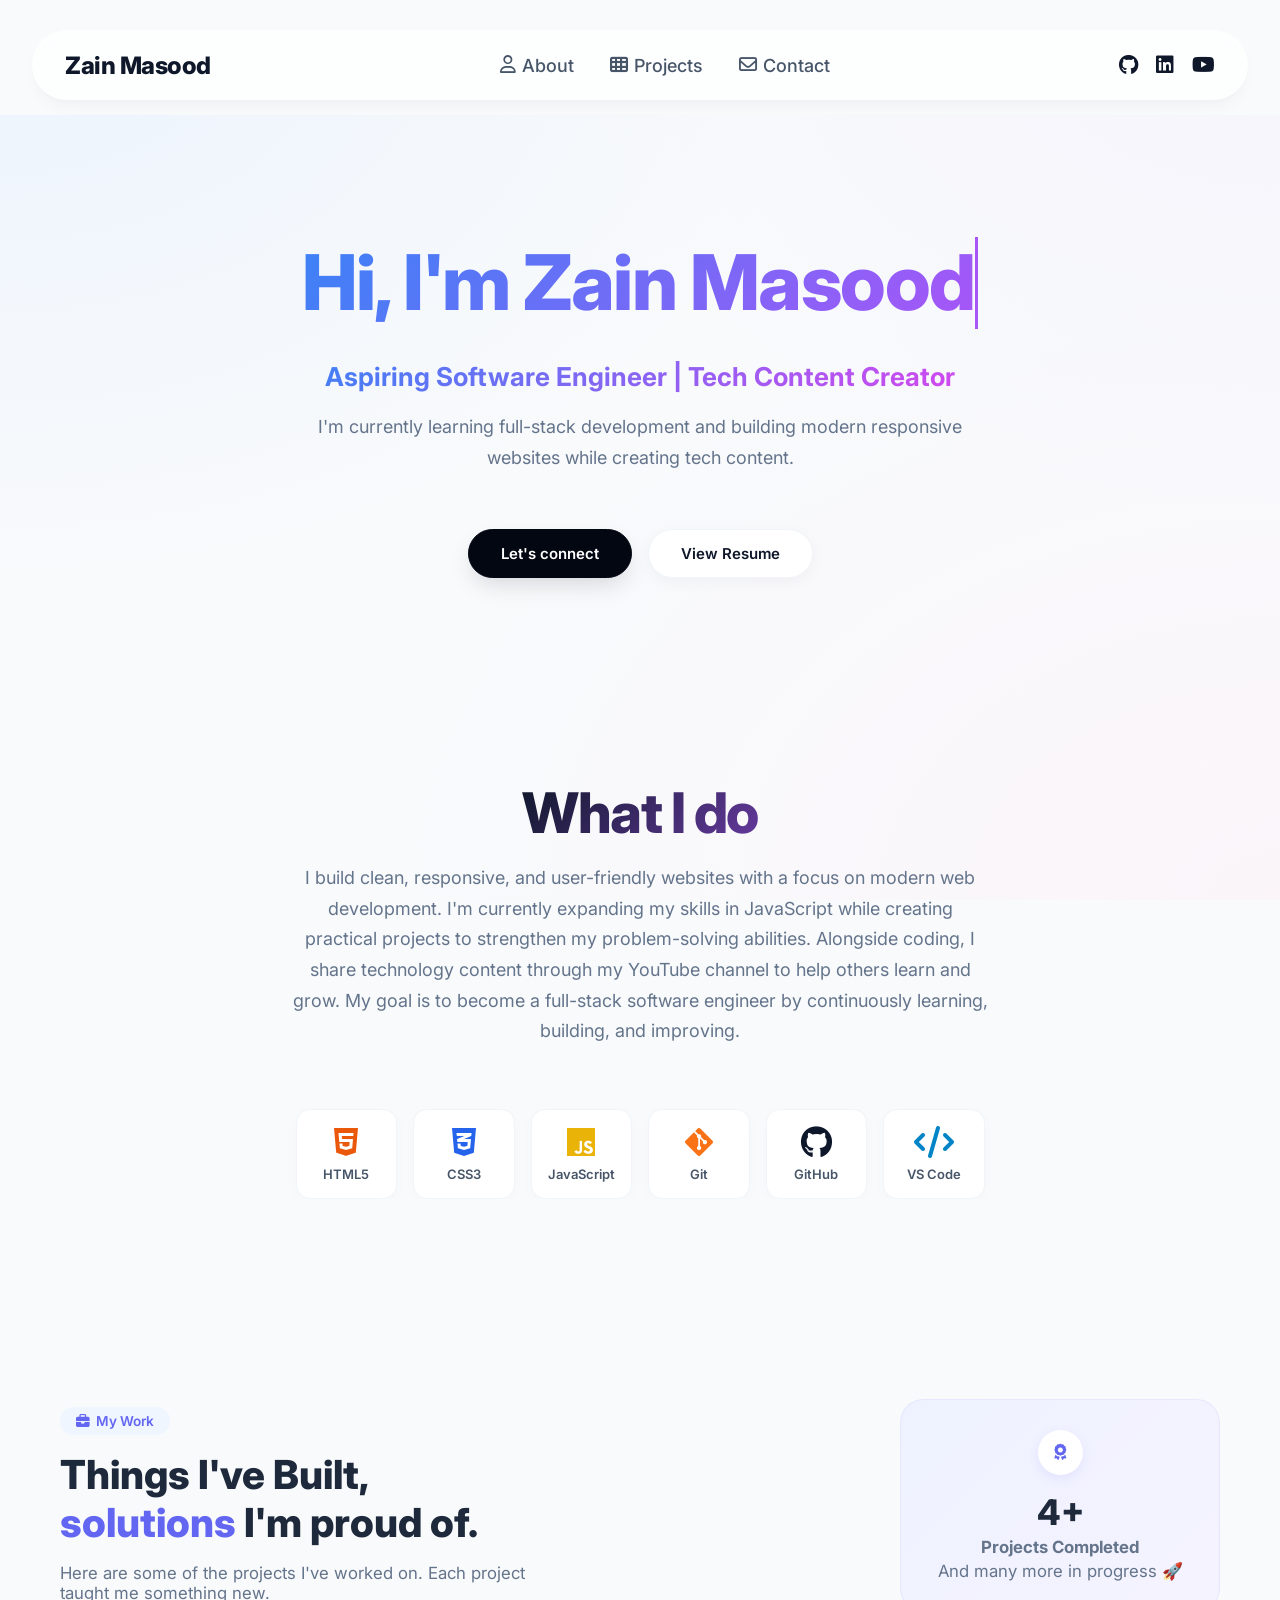
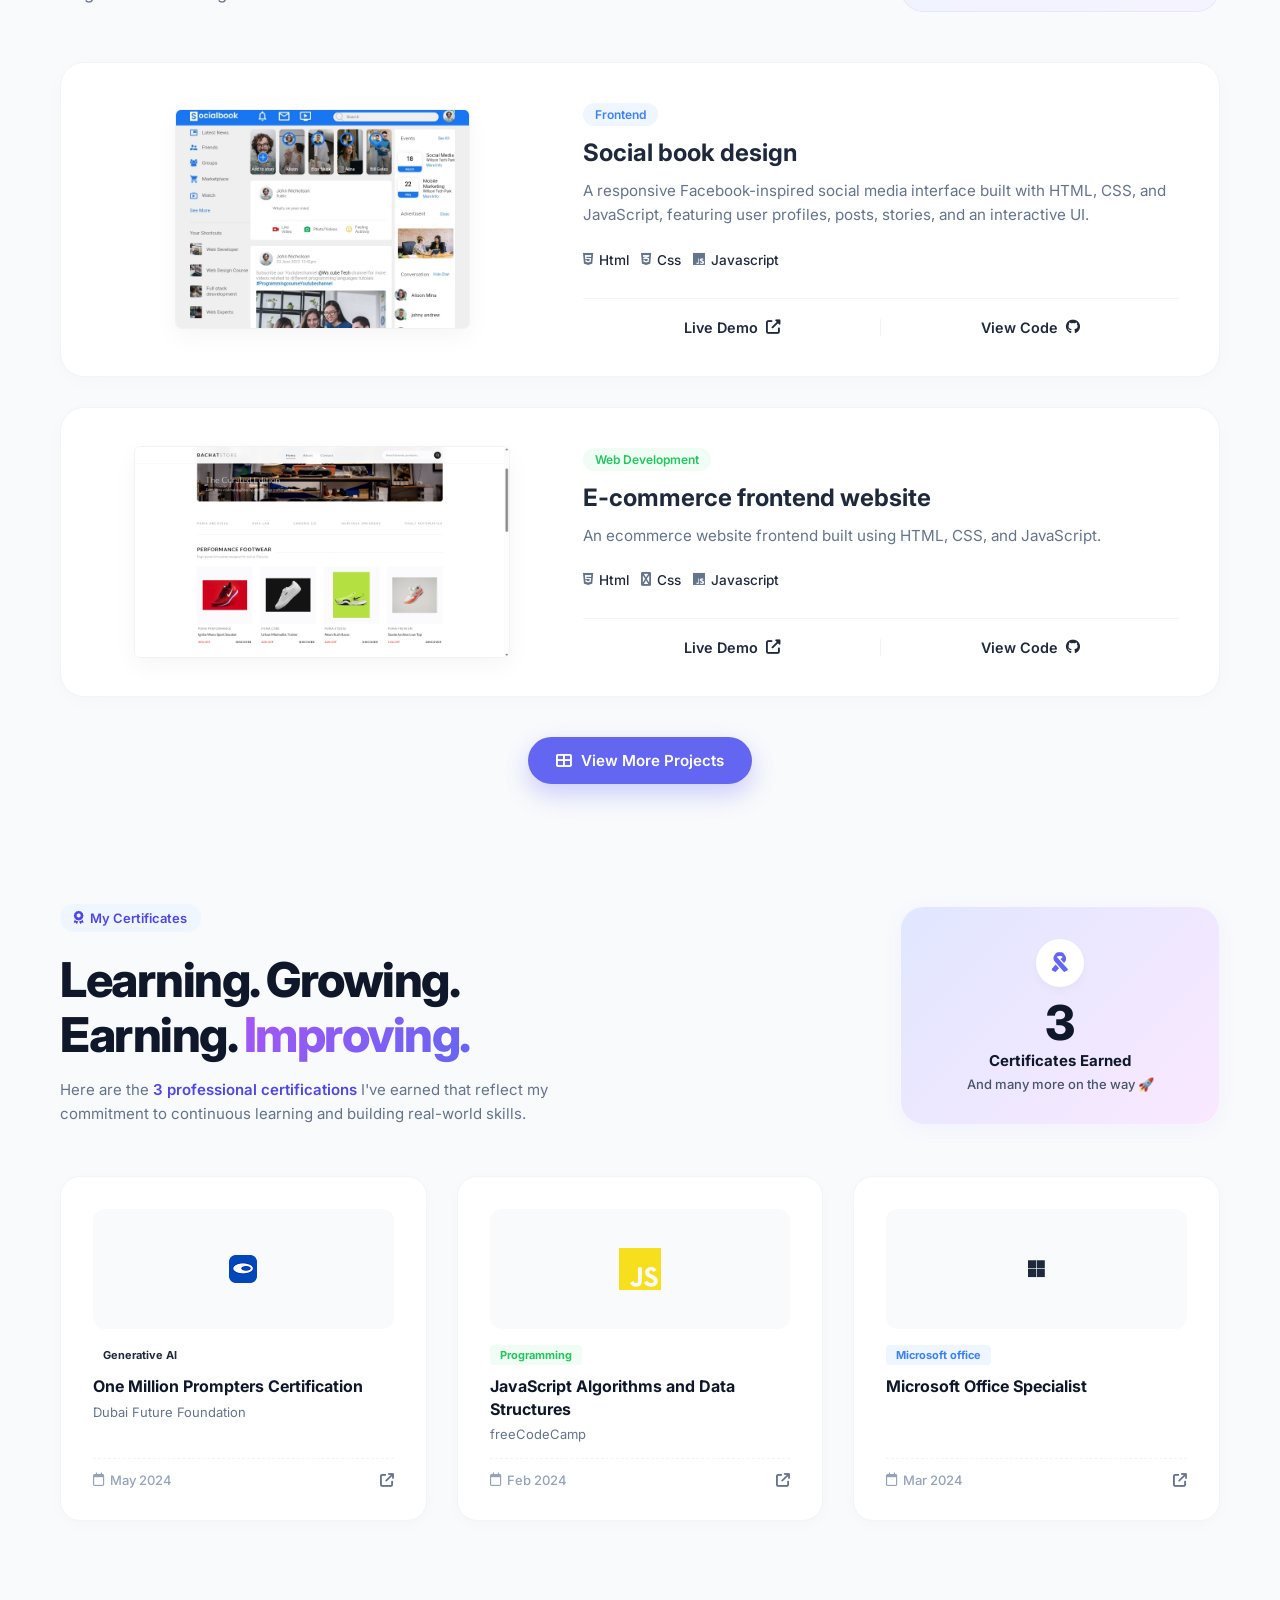
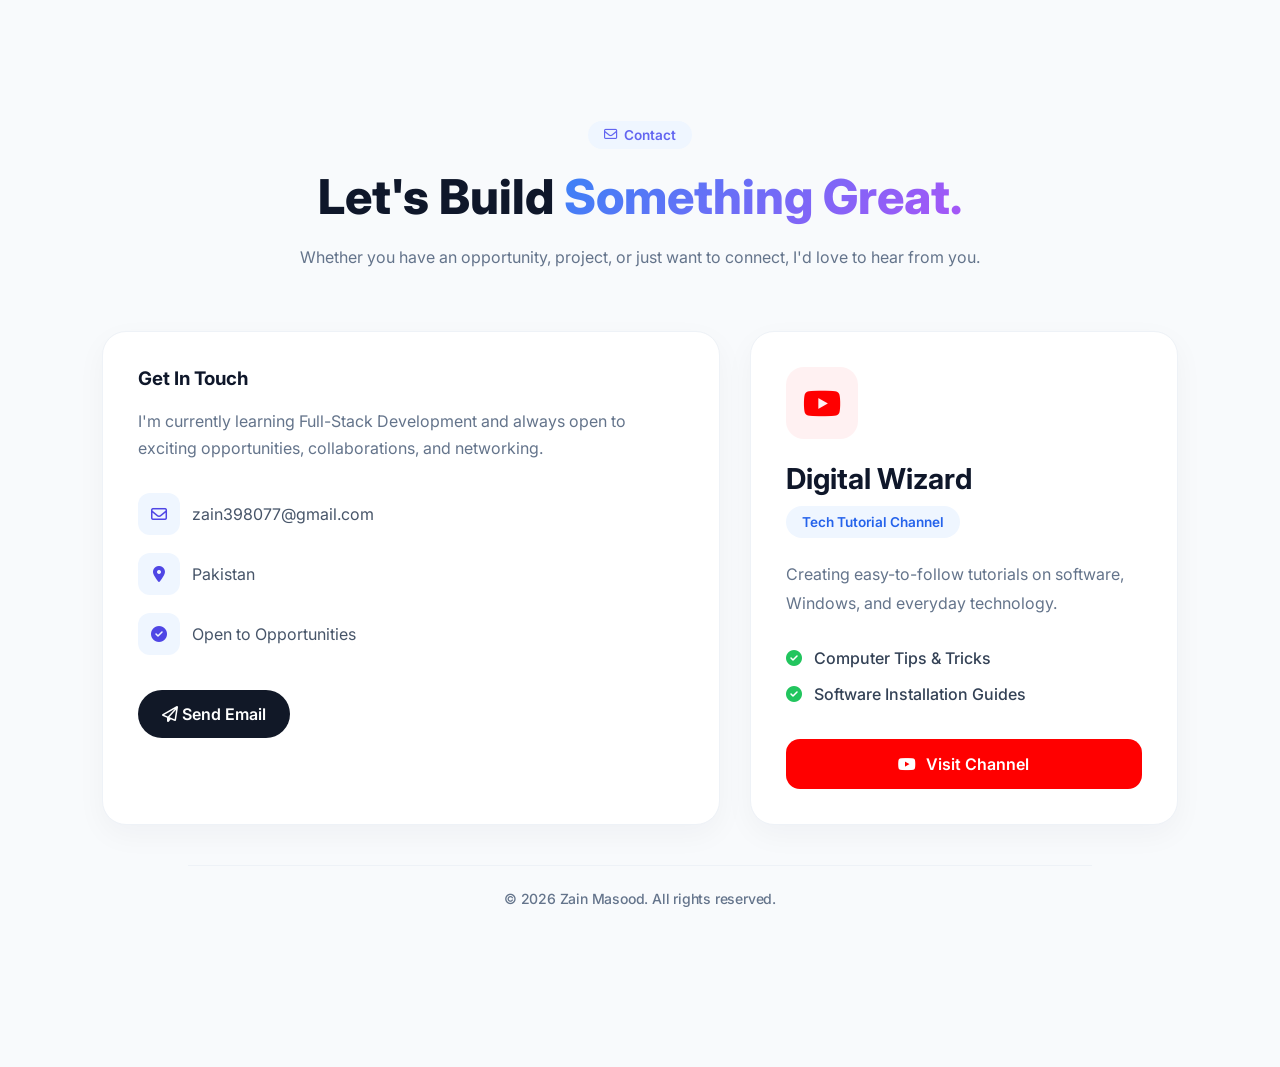
<file: index.html>
<!DOCTYPE html>
<html lang="en">

<head>
    <meta charset="UTF-8">
    <meta name="viewport" content="width=device-width, initial-scale=1.0">
    <link rel="stylesheet" href="style.css">
    <link rel="stylesheet" href="responsive.css">

    <link rel="stylesheet" href="https://cdnjs.cloudflare.com/ajax/libs/font-awesome/6.5.1/css/all.min.css">

    <link rel="preconnect" href="https://fonts.googleapis.com">
    <link rel="preconnect" href="https://fonts.gstatic.com" crossorigin>
    <link href="https://fonts.googleapis.com/css2?family=Inter:wght@400;500;600;700;800&display=swap" rel="stylesheet">
    <script src="https://fontawesome.com" crossorigin="anonymous"></script>
   

    <title>Zain Masood - Aspiring Software Engineer</title>
    <meta name="description" content="Zain Masood is a Software Engineering student and Frontend Developer specializing in HTML, CSS, JavaScript, React, responsive web development, and modern UI/UX. Explore projects, technical skills, certifications, and professional portfolio.">
    <meta name="keywords" content="software engineer portfolio, frontend developer portfolio, web developer portfolio, JavaScript developer, React developer, HTML CSS JavaScript, responsive web design, UI developer, software engineering student, portfolio website, GitHub portfolio, React portfolio, frontend engineer, web development projects, JavaScript projects, modern portfolio, Zain Masood">
    <meta name="author" content="Zain Masood">
    <meta name="robots" content="index, follow">
    <link rel="canonical" href="https://zainmasood.vercel.app/">
    <link rel="icon" type="image/png" href="images/favicon.png">

    <meta property="og:title" content="Zain Masood | Software Engineer | Tech Content Creator">
    
    <meta property="og:description"       content="Software Engineering student specializing in modern web development, JavaScript, React, responsive websites, and UI development.">
    <meta property="og:site_name" content="Zain Masood Portfolio">
    <meta property="og:type" content="website">
    
    <meta property="og:url" content="https://zainmasood.vercel.app/">
    <meta property="og:image" content="https://zainmasood.vercel.app/images/preview.png">
</head>

<body>
    <div class="navbar-wrapper">
      <div class="menu-backdrop"></div>
        <div class="navbar">
            <a href="#hero">
                <h2 class="nav-logo">Zain Masood</h2>
            </a>

            <ul class="nav-links">
                <li><a href="#about"><i class="fa-regular fa-user"></i>About</a></li>
                <li><a href="#projects"><i class="fa-solid fa-table-cells"></i>Projects</a></li>
                <li><a href="#contact"><i class="fa-regular fa-envelope"></i>Contact</a></li>
            </ul>

            <div class="social-icons">
                <a href="https://github.com/ZAIN1490" target="_blank" aria-label="GitHub"><i
                        class="fa-brands fa-github"></i></a>
                <a href="https://www.linkedin.com/in/zain-masood1490/" target="_blank" aria-label="LinkedIn"><i
                        class="fa-brands fa-linkedin"></i></a>
                <a href="https://www.youtube.com/@Zain-xj6v" target="_blank" aria-label="YouTube"><i
                        class="fa-brands fa-youtube"></i></a>
            </div>
            <div class="hamburger">
                <span></span>
                <span></span>
                <span></span>
            </div>
        </div>
    </div>


    <section id="hero">
        <div class="hero-content">
            <div class="typing-container">
                <h1 class="typing-text">Hi, I'm Zain Masood</h1>
            </div>
            <h2>Aspiring Software Engineer | Tech Content Creator</h2>
            <p>I'm currently learning full-stack development and building modern responsive websites while creating tech
                content.</p>
        </div>
        <div id="btns">
            <a href="mailto:zain398077@gmail.com" class="btn btn-primary">Let's connect</a>
            <a href="images/resume.pdf" class="btn btn-secondary" target="_blank">View Resume</a>
        </div>
    </section>

    <section id="about">
        <div class="about-content">
            <h2>What I do</h2>
            <p>
                I build clean, responsive, and user-friendly websites with a focus on modern web development. I'm
                currently expanding my skills in JavaScript while creating practical projects to strengthen my
                problem-solving abilities. Alongside coding, I share technology content through my YouTube channel to
                help others learn and grow. My goal is to become a full-stack software engineer by continuously
                learning, building, and improving.
            </p>
        </div>

        <div class="logo-container">
            <div class="logo-box">
                <i class="fa-brands fa-html5 html5"></i>
                <span>HTML5</span>
            </div>
            <div class="logo-box">
                <i class="fa-brands fa-css3-alt css3"></i>
                <span>CSS3</span>
            </div>
            <div class="logo-box">
                <i class="fa-brands fa-js javascript"></i>
                <span>JavaScript</span>
            </div>
            <div class="logo-box">
                <i class="fa-brands fa-git-alt git"></i>
                <span>Git</span>
            </div>
            <div class="logo-box">
                <i class="fa-brands fa-github github"></i>
                <span>GitHub</span>
            </div>
            <div class="logo-box">
                <i class="fa-solid fa-code vscode"></i>
                <span>VS Code</span>
            </div>
        </div>
    </section>

    <section id="projects" class="projects-section">
        <!-- Section Header -->
        <div class="projects-header">
            <div class="header-left">
                <span class="badge"><i class="fas fa-briefcase"></i> My Work</span>
                <h2>Things I've Built, <br><span class="highlight">solutions</span> I'm proud of.</h2>
                <p>Here are some of the projects I've worked on. Each project taught me something new.</p>
            </div>

            <div class="header-right-card">
                <div class="card-icon">
                    <i class="fas fa-award"></i>
                </div>
                <h2>4+</h2>
                <p class="card-title">Projects Completed</p>
                <p class="card-subtitle">And many more in progress 🚀</p>
            </div>
        </div>

        <!-- Projects Grid/List -->
        <div class="projects-list">

            <!-- Project Card 1 -->
            <div class="project-card">
                <div class="project-image">
                    <img src="images/IMG_20260706_162507.jpg" alt="TaskFlow - Project Management App">
                </div>
                <div class="project-content">
                    <span class="project-badge full-stack">Frontend</span>
                    <h3>Social book design</h3>
                    <p class="project-desc">A responsive Facebook-inspired social media interface built with HTML, CSS,
                        and JavaScript, featuring user profiles, posts, stories, and an interactive UI.</p>

                    <div class="tech-stack">
                        <span class="tech-item"><i class="fab fa-html5"></i>Html</span>
                        <span class="tech-item"><i class="fab fa-css3-alt"></i> Css</span>
                        <span class="tech-item"><i class="fab fa-js"></i> Javascript</span>

                    </div>

                    <div class="project-links">
                        <a href="https://social-book-git-main-zain-masood.vercel.app/" class="btn-live">Live Demo <i
                                class="fas fa-external-link-alt"></i></a>
                        <a href="https://github.com/ZAIN1490/social-book" class="btn-code">View Code <i
                                class="fab fa-github"></i></a>
                    </div>
                </div>
            </div>

            <!-- Project Card 2 -->
            <div class="project-card">
                <div class="project-image">
                    <img src="images/Screenshot (2).png" alt="E-commerce store">
                </div>
                <div class="project-content">
                    <span class="project-badge web-dev">Web Development</span>
                    <h3>E-commerce frontend website</h3>
                    <p class="project-desc">An ecommerce website frontend built using HTML, CSS, and JavaScript.</p>

                    <div class="tech-stack">
                        <span class="tech-item"><i class="fab fa-html5"></i>Html</span>
                        <span class="tech-item"><i class="fas fa-css3-alt"></i> Css</span>
                        <span class="tech-item"><i class="fab fa-js"></i>Javascript</span>
                    </div>

                    <div class="project-links">
                        <a href="https://e-commerce-zainpractice.vercel.app/" class="btn-live">Live Demo <i
                                class="fas fa-external-link-alt"></i></a>
                        <a href="https://github.com/ZAIN1490/E-commerce-website" class="btn-code">View Code <i
                                class="fab fa-github"></i></a>
                    </div>
                </div>
            </div>

        </div>

        <!-- View More Button Container -->
        <div class="view-more-container">
            <a href="https://github.com/ZAIN1490" class="btn-view-more">
                <i class="fas fa-th-large"></i> View More Projects
            </a>
        </div>
    </section>

    <section id="certificates" class="certificates-section">

        <div class="cert-hero-container">
            <div class="cert-hero-left">
                <span class="badge"><i class="fa-solid fa-award"></i> My Certificates</span>
                <h2 class="cert-title">Learning. Growing.<br>Earning. <span class="gradient-text">Improving.</span></h2>
                <p class="cert-subtitle">Here are the <strong style="color: #4f46e5; font-weight: 600;">3 professional certifications</strong> I've earned that reflect my commitment to continuous learning and building real-world skills.</p>

            </div>

            <div class="cert-hero-right">
                <div class="counter-card">
                    <div class="counter-icon-box">
                        <i class="fa-solid fa-ribbon"></i>
                    </div>
                    <h3 class="counter-number">3</h3>
                    <p class="counter-label">Certificates Earned</p>
                    <p class="counter-subtext">And many more on the way 🚀</p>
                </div>
            </div>
        </div>

        

        <div class="certificates-grid">

            <div class="cert-card">
                <div class="cert-icon-container dubai-bg">
                    <img src="images/download.png" alt="Dubai Future Foundation Logo" class="cert-logo">
                </div>
                <div class="cert-details">
                    <span class="tag tag-ai">Generative AI</span>
                    <h4 class="cert-card-title">One Million Prompters Certification</h4>
                    <p class="cert-issuer">Dubai Future Foundation</p>
                    <div class="cert-card-footer">
                        <span class="cert-date"><i class="fa-regular fa-calendar"></i> May 2024</span>
                        <a href="https://omp.dub.ai/certificate/k4gzcmMJYLXT" target="_blank" class="cert-link"
                            aria-label="View Certificate"><i class="fa-solid fa-arrow-up-right-from-square"></i></a>
                    </div>
                </div>
            </div>


            <div class="cert-card">
                <div class="cert-icon-container">
                    <i class="fa-brands fa-js brand-icon js-badge"></i>
                </div>
                <div class="cert-details">
                    <span class="tag tag-prog">Programming</span>
                    <h4 class="cert-card-title">JavaScript Algorithms and Data Structures</h4>
                    <p class="cert-issuer">freeCodeCamp</p>
                    <div class="cert-card-footer">
                        <span class="cert-date"><i class="fa-regular fa-calendar"></i> Feb 2024</span>
                        <a href="https://www.freecodecamp.org/certification/zain1490/javascript-algorithms-and-data-structures"
                            target="_blank" class="cert-link" aria-label="View Certificate"><i
                                class="fa-solid fa-arrow-up-right-from-square"></i></a>
                    </div>
                </div>
            </div>

            <div class="cert-card">
                <div class="cert-icon-container">
                    <i class="fa-brands fab fa-microsoft" style="font-size: larger;"></i>
                </div>
                <div class="cert-details">
                    <span class="tag tag-web">Microsoft office</span>
                    <h4 class="cert-card-title">Microsoft Office Specialist</h4>
                    <p class="cert-issuer"></p>
                    <div class="cert-card-footer">
                        <span class="cert-date"><i class="fa-regular fa-calendar"></i> Mar 2024</span>
                        <a href="images/Certified-1.jpg" target="_blank" class="cert-link"
                            aria-label="View Certificate"><i class="fa-solid fa-arrow-up-right-from-square"></i></a>
                    </div>
                </div>
            </div>

        </div>
        <!-- Credly Banner
    <div class="credly-banner">
        <div class="credly-left">
            <div class="credly-icon">
                <i class="fa-regular fa-file-lines"></i>
            </div>
            <div class="credly-text">
                <h5>Want to see all my credentials?</h5>
                <p>View my verified certificates on Credly.</p>
            </div>
        </div>
        <a href="https://www.credly.com" target="_blank" class="credly-btn">View on Credly <i class="fa-solid fa-arrow-up-right-from-square"></i></a>
    </div>
 commented for future-->
    </section>



    <section id="contact" class="contact-section">

        <div class="contact-header">

            <span class="badge">
                <i class="fa-regular fa-envelope"></i>
                Contact
            </span>

            <h2>Let's Build <span>Something Great.</span></h2>

            <p>
                Whether you have an opportunity, project, or just want to connect,
                I'd love to hear from you.
            </p>

        </div>

        <div class="contact-card">

            <div class="contact-left">

                <h3>Get In Touch</h3>

                <p>
                    I'm currently learning Full-Stack Development and always open to
                    exciting opportunities, collaborations, and networking.
                </p>

                <div class="contact-info">

                    <div class="info-item">
                        <i class="fa-regular fa-envelope"></i>
                        <span>zain398077@gmail.com</span>
                    </div>

                    <div class="info-item">
                        <i class="fa-solid fa-location-dot"></i>
                        <span>Pakistan</span>
                    </div>

                    <div class="info-item">
                        <i class="fa-solid fa-circle-check"></i>
                        <span>Open to Opportunities</span>
                    </div>

                </div>

                <div class="contact-buttons">

                    <a href="mailto:zain398077@gmail.com" class="primary-btn">
                        <i class="fa-regular fa-paper-plane"></i>
                        Send Email
                    </a>



                </div>

            </div>

            <div class="contact-right">

                <div class="channel-icon">
                    <i class="fa-brands fa-youtube"></i>
                </div>

                <h3>Digital Wizard</h3>

                <span class="channel-badge">Tech Tutorial Channel</span>

                <p>
                    Creating easy-to-follow tutorials on software, Windows, and everyday technology.
                </p>

                <div class="channel-features">



                    <div class="feature">
                        <i class="fa-solid fa-circle-check"></i>
                        <span>Computer Tips & Tricks</span>
                    </div>

                    <div class="feature">
                        <i class="fa-solid fa-circle-check"></i>
                        <span>Software Installation Guides</span>
                    </div>


                </div>

                <a href="https://www.youtube.com/@Zain-xj6v" target="_blank" class="youtube-btn">
                    <i class="fa-brands fa-youtube"></i>
                    Visit Channel
                </a>

            </div>

        </div>

        </div>
        </div>
        <footer>
            <p>&copy; 2026 Zain Masood. All rights reserved.</p>
        </footer>

         <script src="script.js"></script>
</body>

</html>
</file>
<file: style.css>
/* ==========================================
   1. GLOBAL RESETS & BASE STYLES
   ========================================== */
* {
    margin: 0;
    padding: 0;
    box-sizing: border-box;
}

html {
    scroll-behavior: smooth;
    /* Extra padding prevents the sticky header from blocking sections on scroll click */
    scroll-padding-top: 100px;
}

body {
    font-family: "Inter", sans-serif;
    color: #1e293b;
    min-height: 100vh;
    display: flex;
    flex-direction: column;

    /* Premium matching background with soft pastel radial gradients */
    background-color: #f8fafc;
    background-image:
        radial-gradient(at 0% 0%, rgba(219, 234, 254, 0.4) 0, transparent 45%),
        radial-gradient(at 100% 100%, rgba(253, 242, 248, 0.6) 0, transparent 50%),
        radial-gradient(at 100% 0%, rgba(243, 232, 255, 0.3) 0, transparent 40%);
    background-attachment: fixed;
}

a {
    text-decoration: none;
}

/* ==========================================
   2. NAVBAR CONTAINER LAYOUT (FLOATING PILL WITH SHIELD)
   ========================================== */
.navbar-wrapper {
    position: sticky;
    top: 0;
    left: 0;
    width: 100%;
    z-index: 1000;
    padding-top: 20px;
    /* Generates the 20px space above the pill */
    padding-bottom: 10px;

    /* Matches the page background to completely hide elements passing underneath */
    background: #f8fafc;
}

.navbar {
    width: 95%;
    height: 70px;
    display: flex;
    justify-content: space-between;
    align-items: center;
    padding: 0 32px;
    margin: 0 auto;
    /* Centers the whole container once it hits 1200px */

    /* Premium frosted glass setup */
    background-color: rgba(255, 255, 255, 0.7);
    backdrop-filter: blur(12px);
    -webkit-backdrop-filter: blur(12px);
    border: 1px solid rgba(255, 255, 255, 0.6);
    border-radius: 100px;

    /* Soft drop shadow */
    box-shadow:
        0 4px 6px -1px rgba(0, 0, 0, 0.02),
        0 10px 15px -3px rgba(0, 0, 0, 0.03);
}

/* Professional dark slate bold logo */
h2.nav-logo {
    font-size: 24px;
    font-weight: 800;
    color: #0f172a;
    letter-spacing: -0.5px;
}

/* ==========================================
   3. CAPSULE MENU STYLE
   ========================================== */
ul {
    display: flex;
    height: 48px;
    align-items: center;
    background-color: transparent;
    border: none;
    gap: 4px;
}

li {
    list-style: none;
    height: 100%;
    display: flex;
    align-items: center;
}

/* Clean text link configuration mapped to look like capsule pills */
ul li a {
    text-decoration: none;
    color: #475569;
    font-size: 18px;
    font-weight: 500;
    display: flex;
    align-items: center;
    gap: 6px;
    padding: 8px 16px;
    border-radius: 50px;
    transition: all 0.25s ease;
}

/* Accent shift to soft blue capsule pill on hover/active */
ul li a:hover {
    color: #4f46e5;
    background-color: #eff6ff;
}
body.no-scroll {
    overflow: hidden;
}
/* ==========================================
   4. RIGHT SIDE SOCIAL ICONS
   ========================================== */
.social-icons {
    display: flex;
    align-items: center;
    gap: 18px;
}

.social-icons a {
    text-decoration: none;
    font-size: 20px;
    color: #0f172a;
    transition: all 0.25s cubic-bezier(0.4, 0, 0.2, 1);
}

.social-icons a:hover {
    transform: translateY(-2px);
    color: #4f46e5;
}

/* ==========================================
   5. HERO SECTION
   ========================================== */
#hero {
    min-height: 65vh;
    /* FIXED: Reduced from 80vh to look tight and proportional on taller screens */
    display: flex;
    justify-content: center;
    text-align: center;
    align-items: center;
    flex-direction: column;
    padding: 100px 20px;
    /* Balanced relative vertical spacing */
}

.hero-content {
    text-align: center;
    max-width: 800px;
    margin-bottom: 24px;
}

h1 {
    font-size: 4rem;
    font-weight: 800;
    line-height: 1.2;
    color: #0f172a;
    letter-spacing: -1.5px;
}

/* Text color gradient mask for main homepage heading */
#hero .typing-text {
    background: linear-gradient(135deg, #3b82f6 0%, #a855f7 100%);
    -webkit-background-clip: text;
    background-clip: text;
    -webkit-text-fill-color: transparent;
}

/* Home Page Sub-headline layout title string */
.hero-content h2 {
    font-size: 22px;
    font-weight: 700;
    line-height: 1.5;
    background: linear-gradient(135deg, #3b82f6 0%, #d946ef 100%);
    -webkit-background-clip: text;
    background-clip: text;
    -webkit-text-fill-color: transparent;
    margin-top: 20px;
}

#hero p {
    font-size: 16px;
    font-weight: 400;
    line-height: 1.7;
    color: #64748b;
    max-width: 620px;
    width: 100%;
    margin: 16px auto 0;
}

/* ==========================================
   6. ABOUT SECTION
   ========================================== */
#about {
    padding: 80px 20px;
    display: flex;
    flex-direction: column;
    align-items: center;
    text-align: center;
    max-width: 1200px;
    /* FIXED: Centered and locked down size boundaries for desktop screens */
    margin: 0 auto;
}

.about-content {
    max-width: 800px;
    margin-bottom: 32px;
}

/* Text color gradient mask specifically for About section heading */
#about h2 {
    font-size: 3.5rem;
    font-weight: 800;
    line-height: 1.2;
    letter-spacing: -1.5px;
    background: linear-gradient(135deg, #0f172a 30%, #a855f7 100%);
    -webkit-background-clip: text;
    background-clip: text;
    -webkit-text-fill-color: transparent;
    margin-bottom: 16px;
}

#about p {
    font-size: 16px;
    font-weight: 400;
    line-height: 1.7;
    color: #64748b;
    max-width: 620px;
    width: 100%;
    margin: 16px auto 0;
}

/* ==========================================
   7. TYPING CURSOR OVERRIDE
   ========================================== */
.typing-container {
    display: inline-block;
    margin-bottom: 8px;
}

.typing-text {
    overflow: hidden;
    white-space: nowrap;
    font-family: "Inter", sans-serif;
    border-right: 3px solid #a855f7;
    animation:
        typing 2.5s steps(19) forwards,
        blink-cursor 0.75s step-end infinite;
}

@keyframes typing {
    from {
        width: 0;
    }

    to {
        width: 100%;
    }
}

@keyframes blink-cursor {

    from,
    to {
        border-color: transparent;
    }

    50% {
        border-color: #a855f7;
    }
}

/* ==========================================
   8. HIGH END PILL BUTTON HIERARCHY
   ========================================== */
#btns {
    display: flex;
    justify-content: center;
    gap: 16px;
    margin-top: 32px;
}

.btn {
    display: inline-block;
    padding: 14px 32px;
    font-size: 15px;
    font-weight: 600;
    text-decoration: none;
    border-radius: 50px;
    transition: all 0.25s cubic-bezier(0.4, 0, 0.2, 1);
}

/* Dark Primary Button */
.btn-primary {
    background-color: #030712;
    color: #ffffff;
    border: 1px solid #030712;
    box-shadow: 0 10px 25px -5px rgba(3, 7, 18, 0.15);
}

.btn-primary:hover {
    background-color: #1f2937;
    transform: translateY(-2px);
    box-shadow: 0 20px 30px -10px rgba(3, 7, 18, 0.25);
}

/* Clean White Floating Secondary Button */
.btn-secondary {
    color: #0f172a;
    background-color: #ffffff;
    border: 1px solid #f1f5f9;
    box-shadow: 0 4px 15px rgba(0, 0, 0, 0.04);
}

.btn-secondary:hover {
    background-color: #f8fafc;
    border-color: #e2e8f0;
    transform: translateY(-2px);
    box-shadow: 0 10px 20px rgba(0, 0, 0, 0.06);
}

/* ==========================================
   9. TECH STACK HORIZONTAL ROW STYLING
   ========================================== */
.logo-container {
    display: flex;
    flex-direction: row;
    justify-content: center;
    align-items: center;
    flex-wrap: nowrap;
    gap: 16px;
    width: 100%;
    max-width: 950px;
    margin: 30px auto 60px;
    padding: 0 20px;
    overflow-x: auto;
}

.logo-box {
    background-color: #ffffff;
    border: 1px solid #f1f5f9;
    padding: 16px 20px;
    border-radius: 14px;
    display: flex;
    flex-direction: column;
    align-items: center;
    justify-content: center;
    gap: 8px;
    flex: 1;
    min-width: 100px;
    box-shadow: 0 4px 15px rgba(0, 0, 0, 0.02);
    transition: all 0.3s cubic-bezier(0.4, 0, 0.2, 1);
}

.logo-box i {
    font-size: 32px;
    transition: transform 0.3s ease;
}

.logo-box span {
    font-size: 13px;
    font-weight: 600;
    color: #475569;
    text-align: center;
    white-space: nowrap;
}

.logo-box:hover {
    transform: translateY(-4px);
    border-color: #e2e8f0;
    box-shadow: 0 10px 20px rgba(15, 23, 42, 0.05);
}

.logo-box:hover span {
    color: #0f172a;
}

/* Icon Brand Colors */
.html5 {
    color: #ea580c;
}

.css3 {
    color: #2563eb;
}

.javascript {
    color: #eab308;
}

.git {
    color: #f97316;
}

.github {
    color: #0f172a;
}

.vscode {
    color: #0284c7;
}

/* ==========================================
   10. PROJECTS SECTION
   ========================================== */
:root {
    --primary-purple: #6366f1;
    --bg-light: #f8fafc;
    --text-dark: #1e293b;
    --text-muted: #64748b;
    --card-bg: #ffffff;
    --border-color: #f1f5f9;
    --radius-lg: 24px;
    --radius-md: 16px;
    --radius-sm: 50px;
}

.projects-section {
    max-width: 1200px;
    margin: 0 auto;
    padding: 60px 20px;
    font-family: 'Inter', sans-serif;
}

.projects-header {
    display: grid;
    grid-template-columns: 1fr 320px;
    gap: 40px;
    align-items: center;
    margin-bottom: 50px;
}

.badge {
    background: #eff6ff;
    color: var(--primary-purple);
    padding: 6px 16px;
    border-radius: var(--radius-sm);
    font-size: 0.85rem;
    font-weight: 600;
    display: inline-flex;
    align-items: center;
    gap: 6px;
}

.projects-header h2 {
    font-size: 2.5rem;
    color: var(--text-dark);
    margin: 16px 0;
    font-weight: 800;
    line-height: 1.2;
}

.projects-header h2 .highlight {
    color: var(--primary-purple);
}

.projects-header p {
    color: var(--text-muted);
    font-size: 1.05rem;
    max-width: 500px;
}

.header-right-card {
    background: linear-gradient(135deg, #eef2ff 0%, #f5f3ff 100%);
    border: 1px solid rgba(99, 102, 241, 0.08);
    border-radius: var(--radius-lg);
    padding: 30px;
    text-align: center;
}

.card-icon {
    background: #ffffff;
    color: var(--primary-purple);
    width: 45px;
    height: 45px;
    border-radius: 50%;
    display: flex;
    align-items: center;
    justify-content: center;
    margin: 0 auto 15px;
    box-shadow: 0 4px 12px rgba(99, 102, 241, 0.1);
}

.header-right-card h2 {
    font-size: 2.2rem;
    color: var(--text-dark);
    margin-bottom: 4px;
}

.card-title {
    font-weight: 700;
    color: var(--text-dark);
    font-size: 0.95rem;
}

.card-subtitle {
    color: var(--text-muted);
    font-size: 0.85rem;
    margin-top: 4px;
}

.projects-list {
    display: flex;
    flex-direction: column;
    gap: 30px;
}

.project-card {
    background: var(--card-bg);
    border: 1px solid var(--border-color);
    border-radius: var(--radius-lg);
    display: grid;
    grid-template-columns: 1fr 1.4fr;
    overflow: hidden;
    box-shadow: 0 4px 20px rgba(0, 0, 0, 0.02);
    align-items: center;
}

.project-image {
    background: transparent;
    border-right: none;
    padding: 24px 0 24px 40px;
    display: flex;
    align-items: center;
    justify-content: center;
    align-self: stretch;
}

.project-image img {
    width: auto;
    max-width: 85%;
    max-height: 220px;
    height: auto;
    object-fit: contain;
    border-radius: 6px;
    border: 1px solid rgba(0, 0, 0, 0.05);
    box-shadow: 0 8px 24px rgba(0, 0, 0, 0.04);
    display: block;
}

.project-content {
    padding: 40px;
    display: flex;
    flex-direction: column;
    justify-content: center;
}

.project-badge {
    font-size: 0.75rem;
    font-weight: 600;
    padding: 4px 12px;
    border-radius: var(--radius-sm);
    align-self: flex-start;
    margin-bottom: 12px;
}

.project-badge.full-stack {
    background: #eff6ff;
    color: #3b82f6;
}

.project-badge.web-dev {
    background: #f0fdf4;
    color: #22c55e;
}

.project-content h3 {
    font-size: 1.5rem;
    color: var(--text-dark);
    margin-bottom: 12px;
    font-weight: 700;
}

.project-desc {
    color: var(--text-muted);
    font-size: 0.95rem;
    line-height: 1.6;
    margin-bottom: 24px;
}

.tech-stack {
    display: flex;
    flex-wrap: wrap;
    gap: 12px;
    margin-bottom: 30px;
}

.tech-item {
    display: inline-flex;
    align-items: center;
    gap: 6px;
    font-size: 0.85rem;
    color: var(--text-dark);
    font-weight: 500;
}

.tech-item i {
    color: #64748b;
}

.project-links {
    display: grid;
    grid-template-columns: 1fr 1fr;
    border-top: 1px solid var(--border-color);
    margin-top: auto;
    padding-top: 20px;
}

.project-links a {
    text-decoration: none;
    font-size: 0.9rem;
    font-weight: 600;
    display: inline-flex;
    align-items: center;
    justify-content: center;
    gap: 8px;
    color: var(--text-dark);
    transition: color 0.2s;
}

.project-links a:hover {
    color: var(--primary-purple);
}

.project-links .btn-live {
    border-right: 1px solid var(--border-color);
}

.view-more-container {
    display: flex;
    justify-content: center;
    margin-top: 40px;
}

.btn-view-more {
    background: var(--primary-purple);
    color: #ffffff;
    border: none;
    padding: 14px 28px;
    border-radius: var(--radius-sm);
    font-weight: 600;
    font-size: 0.95rem;
    cursor: pointer;
    display: inline-flex;
    align-items: center;
    gap: 10px;
    box-shadow: 0 10px 25px rgba(99, 102, 241, 0.3);
    transition: transform 0.2s, box-shadow 0.2s;
}

.btn-view-more:hover {
    transform: translateY(-2px);
    box-shadow: 0 12px 30px rgba(99, 102, 241, 0.4);
}

/* ==========================================
   11. CERTIFICATES SECTION STYLES
   ========================================== */
.certificates-section {
    width: 100%;
    /* FIXED: Shifted from 84% to 100% paired with max-width for uniformity with Projects section */
    max-width: 1200px;
    margin: 40px auto;
    padding: 20px;
}

/* Bento Header Layout */
.cert-hero-container {
    display: flex;
    justify-content: space-between;
    /* FIXED: Split content cleanly across horizontal grid lines */
    align-items: center;
    gap: 40px;
    margin-bottom: 50px;
    width: 100%;
}

.cert-hero-left {
    flex: 1.3;
    text-align: left;
}

.cert-hero-left .badge {
    background-color: #eff6ff;
    color: #4f46e5;
    padding: 6px 14px;
    border-radius: 50px;
    font-size: 13px;
    font-weight: 600;
    display: inline-flex;
    align-items: center;
    gap: 6px;
    margin-bottom: 20px;
}

.cert-title {
    font-size: 3.2rem;
    font-weight: 800;
    line-height: 1.15;
    color: #0f172a;
    letter-spacing: -1.5px;
}

.cert-title .gradient-text {
    background: linear-gradient(135deg, #a855f7 0%, #6366f1 100%);
    -webkit-background-clip: text;
    background-clip: text;
    -webkit-text-fill-color: transparent;
}

.cert-subtitle {
    font-size: 15px;
    color: #64748b;
    line-height: 1.6;
    margin-top: 16px;
    max-width: 500px;
}

.cert-hero-right {
    flex: 0.8;
    display: flex;
    justify-content: flex-end;
    width: 100%;
}

.counter-card {
    background: linear-gradient(135deg, #e0e7ff 0%, #fae8ff 100%);
    border-radius: 24px;
    padding: 32px;
    text-align: center;
    width: 100%;
    max-width: 320px;
    /* FIXED: Balanced metrics to match the layout block right sidebar exactly */
    box-shadow: 0 4px 20px rgba(99, 102, 241, 0.05);
    border: 1px solid rgba(255, 255, 255, 0.6);
}

.counter-icon-box {
    background-color: #ffffff;
    color: #6366f1;
    width: 48px;
    height: 48px;
    border-radius: 50px;
    display: flex;
    align-items: center;
    justify-content: center;
    margin: 0 auto 12px;
    font-size: 20px;
    box-shadow: 0 4px 10px rgba(0, 0, 0, 0.03);
}

.counter-number {
    font-size: 3rem;
    font-weight: 800;
    color: #0f172a;
    line-height: 1;
}

.counter-label {
    font-size: 15px;
    font-weight: 700;
    color: #0f172a;
    margin-top: 4px;
}

.counter-subtext {
    font-size: 13px;
    color: #475569;
    font-weight: 500;
    margin-top: 6px;
}

.filter-container {
    display: flex;
    gap: 10px;
    margin-bottom: 30px;
    flex-wrap: wrap;
}

.filter-btn {
    background-color: #f1f5f9;
    color: #475569;
    border: none;
    padding: 8px 18px;
    border-radius: 50px;
    font-size: 13px;
    font-weight: 600;
    cursor: pointer;
    transition: all 0.25s ease;
}

.filter-btn:hover {
    background-color: #e2e8f0;
    color: #0f172a;
}

.filter-btn.active {
    background-color: #2563eb;
    color: #ffffff;
}

.certificates-grid {
    display: grid;
    grid-template-columns: repeat(3, 1fr);
    /* FIXED: Swapped 13fr error out for clean 1fr segments */
    gap: 20px;
    margin-bottom: 40px;
}

.cert-card {
    background-color: #ffffff;
    border: 1px solid #f1f5f9;
    border-radius: 20px;
    padding: 24px;
    display: flex;
    flex-direction: column;
    gap: 16px;
    box-shadow: 0 4px 15px rgba(0, 0, 0, 0.02);
    transition: all 0.3s cubic-bezier(0.4, 0, 0.2, 1);
    position: relative;
}

.cert-card:hover {
    transform: translateY(-4px);
    box-shadow: 0 12px 24px rgba(15, 23, 42, 0.06);
    border-color: #e2e8f0;
}

.cert-icon-container {
    background-color: #f8fafc;
    border-radius: 12px;
    width: 100%;
    height: 120px;
    display: flex;
    align-items: center;
    justify-content: center;
}

.brand-icon {
    font-size: 48px;
}

.freecodecamp {
    color: #0a0a23;
}

.js-badge {
    color: #f7df1e;
}

.react-badge {
    color: #61dafb;
}

.cert-details {
    display: flex;
    flex-direction: column;
    flex-grow: 1;
}

.tag {
    font-size: 11px;
    font-weight: 700;
    padding: 3px 10px;
    border-radius: 4px;
    align-self: flex-start;
    margin-bottom: 10px;
}

.tag-web {
    background-color: #eff6ff;
    color: #3b82f6;
}

.tag-prog {
    background-color: #f0fdf4;
    color: #22c55e;
}

.cert-card-title {
    font-size: 16px;
    font-weight: 700;
    color: #0f172a;
    line-height: 1.4;
    margin-bottom: 6px;
}

.cert-issuer {
    font-size: 13px;
    color: #64748b;
    margin-bottom: 16px;
}

.cert-card-footer {
    display: flex;
    justify-content: space-between;
    align-items: center;
    margin-top: auto;
    padding-top: 12px;
    border-top: 1px dashed #f1f5f9;
}

.cert-date {
    font-size: 13px;
    font-weight: 500;
    color: #94a3b8;
    display: flex;
    align-items: center;
    gap: 6px;
}

.cert-link {
    color: #64748b;
    font-size: 14px;
    transition: color 0.2s ease;
}

.cert-link:hover {
    color: #2563eb;
}

.credly-banner {
    background: linear-gradient(135deg, #fdf4ff 0%, #f5f3ff 100%);
    border: 1px solid rgba(232, 121, 249, 0.1);
    border-radius: 16px;
    padding: 20px 32px;
    display: flex;
    justify-content: space-between;
    align-items: center;
    gap: 20px;
}

.credly-left {
    display: flex;
    align-items: center;
    gap: 16px;
}

.credly-icon {
    color: #2563eb;
    font-size: 22px;
    background-color: #ffffff;
    width: 44px;
    height: 44px;
    border-radius: 12px;
    display: flex;
    align-items: center;
    justify-content: center;
    box-shadow: 0 4px 10px rgba(0, 0, 0, 0.02);
}

.credly-text h5 {
    font-size: 15px;
    font-weight: 700;
    color: #0f172a;
}

.credly-text p {
    font-size: 13px;
    color: #64748b;
    margin-top: 2px;
}

.credly-btn {
    background-color: #0f172a;
    color: #ffffff;
    padding: 12px 24px;
    border-radius: 10px;
    font-size: 14px;
    font-weight: 600;
    display: inline-flex;
    align-items: center;
    gap: 8px;
    transition: all 0.2s ease;
}

.credly-btn:hover {
    background-color: #1f2937;
}


html{
    scroll-padding-top: 120px;
    /* Accounts for larger fixed positioning space */
}

/* Provide floating wrapper dynamic balance space */
.navbar-wrapper {
    padding-top: 30px;
    padding-bottom: 15px;
}

/* Seamless clean scaling adjustments for deep widescreen displays */
h1 {
    font-size: 4.8rem;
}

#hero .hero-content h2 {
    font-size: 26px;
}

#hero p,
#about p {
    font-size: 18px;
    max-width: 700px;
}

.projects-header h1,
.cert-title {
    font-size: 3rem;
}

.certificates-grid {
    gap: 30px;
}

.cert-card {
    padding: 32px;
}
/* ===========================
   CONTACT SECTION
=========================== */

.contact-section{

    width:84%;
    max-width:1200px;
    margin:100px auto;

}

.contact-header{

    text-align:center;
    max-width:700px;
    margin:auto auto 60px;

}

.contact-header h2{

    font-size:3rem;
    font-weight:800;
    color:#0f172a;
    margin:18px 0;

}

.contact-header h2 span{

    background:linear-gradient(135deg,#3b82f6,#a855f7);
    -webkit-background-clip:text;
    -webkit-text-fill-color:transparent;

}

.contact-header p{

    color:#64748b;
    line-height:1.7;

}

.contact-card{

    display:grid;
    grid-template-columns:1.3fr .9fr;
    gap:30px;

}

.contact-left,
.contact-right{

    background:#fff;
    border:1px solid #eef2f7;
    border-radius:24px;
    padding:35px;
    box-shadow:0 10px 30px rgba(15,23,42,.04);

}

.contact-left h3,
.contact-right h4{

    color:#0f172a;
    margin-bottom:18px;

}

.contact-left p{

    color:#64748b;
    line-height:1.7;
    margin-bottom:30px;

}

.contact-info{

    display:flex;
    flex-direction:column;
    gap:18px;

}

.info-item{

    display:flex;
    align-items:center;
    gap:12px;
    color:#475569;

}

.info-item i{

    width:42px;
    height:42px;
    display:flex;
    justify-content:center;
    align-items:center;

    border-radius:12px;

    background:#eff6ff;

    color:#4f46e5;

}

.contact-buttons{

    display:flex;
    gap:16px;
    margin-top:35px;

}

.primary-btn{

    background:#111827;
    color:#fff;
    border:none;
    padding:14px 24px;
    border-radius:50px;
    cursor:pointer;
    font-weight:600;

}

.primary-btn:hover{

    background:#1f2937;

}

.secondary-btn{

    border:1px solid #e2e8f0;
    padding:14px 24px;
    border-radius:50px;
    color:#0f172a;
    font-weight:600;
    text-decoration:none;

}

.secondary-btn:hover{

    background:#f8fafc;

}

.social-grid{

    display:grid;
    gap:18px;

}

.social-card{

    background:#f8fafc;
    border:1px solid #eef2f7;
    border-radius:18px;
    padding:18px;

    display:flex;
    align-items:center;
    gap:15px;

    text-decoration:none;

    color:#0f172a;

    transition:.3s;

}

.social-card:hover{

    transform:translateY(-4px);
    box-shadow:0 12px 25px rgba(15,23,42,.06);

}

.social-card i{

    font-size:22px;
    color:#6366f1;

}


/*=========================
  DIGITAL WIZARD CARD
=========================*/

.contact-right{

    background:#fff;
    border:1px solid #eef2f7;
    border-radius:24px;
    padding:35px;

    box-shadow:0 10px 30px rgba(15,23,42,.04);

    display:flex;
    flex-direction:column;

}

.channel-icon{

    width:72px;
    height:72px;

    border-radius:18px;

    display:flex;
    justify-content:center;
    align-items:center;

    background:#fff1f2;
    color:#ff0000;

    font-size:34px;

    margin-bottom:22px;

}



.contact-right h3{

    font-size:1.8rem;
    color:#0f172a;
    font-weight:700;

    margin-bottom:10px;

}

.channel-badge{

    display:inline-block;

    width:fit-content;

    background:#eff6ff;
    color:#2563eb;

    padding:8px 16px;

    border-radius:30px;

    font-size:.85rem;
    font-weight:600;

    margin-bottom:22px;

}

.contact-right p{

    color:#64748b;
    line-height:1.8;

    margin-bottom:30px;

}

.channel-features{

    display:flex;
    flex-direction:column;

    gap:16px;

    margin-bottom:35px;

}

.feature{

    display:flex;
    align-items:center;

    gap:12px;

    color:#334155;
    font-weight:500;

}

.feature i{

    color:#22c55e;
    font-size:16px;

}

.youtube-btn{

    margin-top:auto;

    display:flex;
    justify-content:center;
    align-items:center;

    gap:10px;

    text-decoration:none;

    background:#ff0000;
    color:#fff;

    padding:15px;

    border-radius:14px;

    font-weight:600;

    transition:.3s ease;

}

.youtube-btn:hover{

    background:#d90429;

    transform:translateY(-3px);

    box-shadow:0 12px 25px rgba(255,0,0,.25);

}
/* Hamburger */

.hamburger{
    display:none;
    width:32px;
    cursor:pointer;
    flex-direction:column;
    gap:6px;
}

.hamburger span{
    width:100%;
    height:3px;
    background:#0f172a;
    border-radius:10px;
    transition:.3s;
}

.hamburger.active span:nth-child(1){

    transform:translateY(9px) rotate(45deg);

}

.hamburger.active span:nth-child(2){

    opacity:0;

}

.hamburger.active span:nth-child(3){

    transform:translateY(-9px) rotate(-45deg);

}
.hamburger{

    position:relative;

    z-index:1100;

}

/* ==========================================
   12. MINIMALIST BASE FOOTER (ONE-LINE)
   ========================================== */
footer {
    width: 84%; /* Matches the exact layout width of your contact section */
    max-width: 1200px;
    margin: 40px auto 60px; /* Centered, with ample breathing room at the bottom */
    padding-top: 24px;
    border-top: 1px solid #eef2f7; /* Soft, subtle separator line */
    text-align: center;
    box-sizing: border-box;
}

footer p {
    font-size: 14px;
    color: #64748b; /* Soft slate gray color matching your body copy */
    font-weight: 500;
    letter-spacing: -0.2px;
    margin: 0;
}
</file>
<file: responsive.css>
/* ==========================================
   MOBILE RESPONSIVE OVERRIDES (max-width: 768px)
   ========================================== */
@media screen and (max-width: 768px) {

    /* 1. GLOBAL OVERFLOW PROTECTION & TYPOGRAPHY */
    html, body {
        width: 100%;
        overflow-x: hidden; 
    }

    html {
        scroll-padding-top: 90px;
    }
    
    body.no-scroll {
        position: fixed;
        width: 100%;
        overflow: hidden;
    }

    h1 {
        font-size: 2.2rem !important;
        letter-spacing: -1px;
    }

    #hero .hero-content h2 {
        font-size: 18px;
        margin-top: 12px;
    }

    #hero p, #about p {
        font-size: 15px;
        line-height: 1.6;
    }

    /* 2. NAVBAR CONFIGURATION & HAMBURGER SHOWCASE */
    .navbar-wrapper {
        padding-top: 12px;
        padding-bottom: 8px;
        position: relative; 
        width: 100%;
        box-sizing: border-box;
    }

    .navbar {
        position: relative;
        z-index: 1060;
        width: 92%;
        height: 60px;
        padding: 0 20px;
        border-radius: 30px;
        box-sizing: border-box;
    }

    h2.nav-logo {
        font-size: 20px;
    }

    .hamburger {
        display: flex !important;
    }

    .navbar > .social-icons {
        display: none;
    }
    
    .menu-backdrop {
        position: fixed;
        inset: 0;
        backdrop-filter: blur(4px);
        -webkit-backdrop-filter: blur(4px);
        background: rgba(15, 23, 42, 0.5);
        opacity: 0;
        visibility: hidden;
        transition: opacity 0.3s ease;
        z-index: 1040;
    }

    .menu-backdrop.active {
        opacity: 1;
        visibility: visible;
    }

    /* 3. VERTICAL SLIDE-OUT DRAWER MENU */
    ul.nav-links {
        position: fixed;
        top: 0;
        right: -100%;
        width: 85%;
        max-width: 340px;
        height: 80vh;                      
        background-color: #ffffff;
        flex-direction: column;
        align-items: flex-start;
        justify-content: flex-start;
        padding: 100px 24px 90px;          
        gap: 0;
        box-shadow: 0 10px 30px rgba(15, 23, 42, 0.05);
        transition: right 0.4s cubic-bezier(0.4, 0, 0.2, 1);
        z-index: 1050;
    }

    ul.nav-links.active {
        right: 0;
    }

    ul.nav-links li {
        width: 100%;
        height: auto;
        border-bottom: 1px solid #f1f5f9;
    }

    ul.nav-links li a {
        width: 100%;
        padding: 20px 8px;
        font-size: 17px;
        font-weight: 600;
        color: #1e293b;
        border-radius: 0;
        background: transparent;
        justify-content: flex-start;
        gap: 14px;
        position: relative;
    }

    ul.nav-links li a i {
        font-size: 18px;
        color: #64748b;
        width: 24px;
        text-align: center;
    }

    ul.nav-links li a::after {
        content: "\f105";
        font-family: "Font Awesome 6 Free";
        font-weight: 900;
        position: absolute;
        right: 8px;
        color: #94a3b8;
        font-size: 14px;
        transition: transform 0.2s ease;
    }

    ul.nav-links li a:hover {
        color: #4f46e5;
        background-color: #f8fafc;
    }

    ul.nav-links li a:hover i,
    ul.nav-links li a:hover::after {
        color: #4f46e5;
    }

    /* 4. SOCIAL ICONS IN DRAWER */
    .navbar-wrapper .social-icons {
        position: fixed;
        top: 310px;                        
        right: -100%;                      
        width: 85%;
        max-width: 340px;
        display: flex;
        justify-content: flex-start;       
        padding-left: 32px;                
        gap: 20px;
        z-index: 1060;                     
        transition: right 0.4s cubic-bezier(0.4, 0, 0.2, 1);
    }

    .navbar:has(.nav-links.active) .social-icons {
        right: 0;
    }

    .navbar-wrapper .social-icons a {
        font-size: 20px;
        color: #475569;
        transition: color 0.2s ease;
    }

    .navbar-wrapper .social-icons a:hover {
        color: #4f46e5;
    }

    /* 5. HERO SECTION DESIGN BALANCING */
    #hero {
        min-height: auto;
        padding: 70px 20px 40px;
        width: 100%;
        box-sizing: border-box;
    }

    .hero-content {
        margin-bottom: 16px;
    }

    #btns {
        flex-direction: column;
        width: 100%;
        max-width: 280px;
        gap: 12px;
        margin-top: 24px;
    }

    .btn {
        width: 100%;
        text-align: center;
        padding: 12px 24px;
        font-size: 14px;
    }

    /* 6. ABOUT SECTION & TECH STACK OPTIMIZATION */
    #about {
        padding: 40px 20px;
        width: 100%;
        box-sizing: border-box;
    }

    #about h2 {
        font-size: 2.2rem !important;
    }

    .logo-container {
        display: grid;
        grid-template-columns: repeat(3, 1fr);
        gap: 12px;
        overflow-x: visible;
        padding: 0;
        margin: 30px auto 10px;
        width: 100%;
        box-sizing: border-box;
    }

    .logo-box {
        min-width: 0;
        padding: 12px 8px;
    }

    .logo-box i {
        font-size: 26px;
    }

    .logo-box span {
        font-size: 11px;
    }

    /* ==========================================
       7. ULTRA-MINIMALIST NO-IMAGE CAROUSEL FOR MOBILE
       ========================================== */
    #projects {
        padding: 40px 16px;
        width: 100%;
        box-sizing: border-box;
        overflow: hidden;
    }

    .projects-header h2 {
        font-size: 2rem !important;
        line-height: 1.2 !important;
        letter-spacing: -0.5px !important;
        margin-bottom: 12px !important;
    }

    .projects-header-container,
    .projects-header { 
        display: flex !important;
        flex-direction: column !important;
        align-items: flex-start !important; 
        gap: 20px !important;
        width: 100% !important;
        margin-bottom: 28px !important;
    }

    /* CAROUSEL HORIZONTAL CONTAINER */
    .projects-list {
        display: flex !important;
        flex-direction: row !important; 
        overflow-x: auto !important;     
        scroll-snap-type: x mandatory;
        gap: 16px;
        padding: 8px 4px 24px;
        width: 100%;
        box-sizing: border-box;
        scrollbar-width: none;          
    }

    .projects-list::-webkit-scrollbar {
        display: none;                  
    }

    /* THE CARD */
    .project-card { 
        flex: 0 0 86% !important;       
        scroll-snap-align: start;
        display: flex !important;
        flex-direction: column !important; 
        align-items: flex-start !important; 
        justify-content: flex-start !important;
        text-align: left !important;        
        padding: 24px 20px !important; /* Generous inside padding for the card wrapper */   
        background: #ffffff;
        border-radius: 24px;
        box-shadow: 0 10px 30px rgba(15, 23, 42, 0.04);
        box-sizing: border-box;
    }

    .project-card::before {
        display: none !important;
        content: none !important;
    }

    .project-card .project-image { 
        display: none !important;
    }

    /* THE CONTENT WRAPPER: Stripping all desktop indentations */
    .project-content { 
        width: 100% !important;
        padding: 0 !important; 
        margin: 0 !important;
        display: flex !important;
        flex-direction: column !important;
        align-items: flex-start !important; 
        text-align: left !important;
        box-sizing: border-box;
    }

    .project-badge {
        display: inline-block !important;
        align-self: flex-start !important;
        margin: 0 0 12px 0 !important;
    }

    /* Heading: Forcing it flush to the left edge */
    .project-card h3 {
        font-size: 19px !important;
        font-weight: 700 !important;
        margin: 0 0 10px 0 !important;
        padding: 0 !important;
        text-align: left !important;
        width: 100% !important;
        color: #1e293b;
    }

    /* Description: Forcing it flush to the left edge */
    .project-desc {
        font-size: 14px !important;
        line-height: 1.5 !important;
        color: #475569;
        margin: 0 0 16px 0 !important;
        padding: 0 !important;
        text-align: left !important;
        width: 100% !important;
    }

    /* TECH STACK: Single row configuration, forced left, no breaking */
    .project-card .tech-stack {
        display: flex !important;
        flex-direction: row !important;     
        flex-wrap: nowrap !important; /* Strictly prevents dropping items to a second line */       
        justify-content: flex-start !important; 
        align-items: center !important;
        gap: 8px !important; /* Slightly optimized gap to guarantee single-line fit */
        margin: 0 0 20px 0 !important;         
        padding: 0 !important;
        width: 100% !important;
        overflow: visible;
    }

    .project-card .tech-item {
        font-size: 11.5px !important; /* Scaled down slightly to fit perfectly */
        white-space: nowrap !important; 
        display: inline-flex !important;
        align-items: center !important;
        gap: 4px !important;
        margin: 0 !important;
        padding: 0 !important;
    }

    /* LINKS CONTAINER: Forced left, single line, scaled layout */
    .project-card .project-links { 
        display: flex !important;
        flex-direction: row !important;
        flex-wrap: nowrap !important; /* Locks links inside a single line row */
        justify-content: flex-start !important; 
        align-items: center !important;
        gap: 16px !important; /* Clean distance separating the button links */
        border-top: 1px solid #f1f5f9;
        padding: 16px 0 0 0 !important; /* Top padding only, left side is 0 */
        margin: auto 0 0 0 !important; 
        width: 100% !important;
    }

    .project-card .project-links a {
        font-size: 12.5px !important; /* Scaled down slightly so text never breaks or drops */
        font-weight: 600 !important;
        display: inline-flex !important;
        align-items: center !important;
        justify-content: flex-start !important;
        gap: 5px !important;
        white-space: nowrap !important; 
        margin: 0 !important;
        padding: 0 !important;
        width: auto !important;
    }

    .view-more-container {
        display: flex;
        justify-content: center;
        width: 100%;
        margin-top: 12px;
    }

        /* ==========================================
       8. CERTIFICATES SECTION MOBILE OPTIMIZATION
       ========================================== */
    #certificates {
        padding: 40px 16px;
        width: 100%;
        box-sizing: border-box;
    }

    /* Stacks the container elements cleanly */
    .cert-hero-container {
        display: flex !important;
        flex-direction: column !important;
        align-items: flex-start !important;
        gap: 16px !important;
        width: 100% !important;
        padding: 0 !important;
        margin: 0 !important;
    }

    /* 100% Full Width Hero Left Text Wrapper */
    .cert-hero-left {
        width: 100% !important;
        max-width: 100% !important;
        display: flex !important;
        flex-direction: column !important;
        align-items: flex-start !important; 
        text-align: left !important;
        padding: 0 !important;
        margin: 0 !important;
    }

    /* FORCE HIDE: The upper badge and the massive desktop right counter box */
    .cert-hero-left .badge,
    .cert-hero-right,
    .counter-card {
        display: none !important;
        opacity: 0 !important;
        visibility: hidden !important;
        height: 0 !important;
        width: 0 !important;
        padding: 0 !important;
        margin: 0 !important;
    }

    /* Main Title Heading taking up 100% space flush to the left edge */
    h2.cert-title {
        font-size: 2rem !important;
        line-height: 1.2 !important;
        letter-spacing: -0.5px !important;
        margin: 0 0 12px 0 !important; 
        padding: 0 !important;
        width: 100% !important;
        text-align: left !important;
    }

    /* Subtitle Description taking up 100% space flush to the left edge */
    p.cert-subtitle {
        font-size: 15px !important;
        line-height: 1.6 !important;
        margin: 0 !important;
        padding: 0 !important;
        width: 100% !important;
        text-align: left !important;
        color: #475569;
    }

    /* FILTER TABS ROW: Clean layout horizontal scrolling track */
    .filter-container {
        display: flex !important;
        flex-direction: row !important;
        overflow-x: auto !important;
        white-space: nowrap !important;
        gap: 8px !important;
        padding: 4px 0 16px 0 !important;
        margin: 24px 0 12px 0 !important;
        width: 100% !important;
        scrollbar-width: none; 
        -webkit-overflow-scrolling: touch;
    }

    .filter-container::-webkit-scrollbar {
        display: none;
    }

    .filter-btn {
        padding: 8px 16px !important;
        font-size: 13px !important;
        flex: 0 0 auto !important; 
    }

    
    /* CERTIFICATES CAROUSEL: Converts the vertical stack into a sleek horizontal slider */
    .certificates-grid {
        display: flex !important;
        flex-direction: row !important; /* Forces cards into a single row */
        overflow-x: auto !important;     /* Enables horizontal swiping */
        scroll-snap-type: x mandatory;   /* Snaps cleanly to each card */
        gap: 16px !important;
        padding: 8px 4px 24px 4px !important;
        width: 100% !important;
        box-sizing: border-box !important;
        scrollbar-width: none;           /* Hides scrollbar on Firefox */
        -webkit-overflow-scrolling: touch;
    }

    .certificates-grid::-webkit-scrollbar {
        display: none;                   /* Hides scrollbar on Chrome/Safari */
    }

    /* THE CERTIFICATE CARD: Optimized for the horizontal track */
    .cert-card {
        flex: 0 0 86% !important;        /* Keeps the card wide enough, showing a peek of the next one */
        scroll-snap-align: start;
        width: auto !important;
        margin: 0 !important;
        padding: 20px !important;
        box-sizing: border-box !important;
        display: flex !important;
        flex-direction: column !important;
        align-items: flex-start !important;
        background: #ffffff;
        border-radius: 24px;
        box-shadow: 0 10px 30px rgba(15, 23, 42, 0.04);
    }

    /* The visual block inside the card */
    .cert-icon-container {
        width: 100% !important;
        height: 150px !important; 
        margin-bottom: 16px !important;
        display: flex !important;
        justify-content: center !important;
        align-items: center !important;
        border-radius: 16px;
    }

    .cert-details {
        width: 100% !important;
        padding: 0 !important;
    }

    h4.cert-card-title {
        font-size: 16px !important;
        font-weight: 700 !important;
        line-height: 1.4 !important;
        margin: 6px 0 !important;
        color: #1e293b;
    }

    .cert-card-footer {
        display: flex !important;
        justify-content: space-between !important;
        align-items: center !important;
        width: 100% !important;
        margin-top: 14px !important;
        border-top: 1px solid #f1f5f9;
        padding-top: 12px;
    }


    /* ==========================================
       9. CONTACT SECTION MOBILE OPTIMIZATION
       ========================================== */
    #contact {
        padding: 40px 16px;
        width: 100%;
        box-sizing: border-box;
    }

    /* Give the header wrapper full width and left alignment */
    .contact-header {
        width: 100% !important;
        max-width: 100% !important;
        display: flex !important;
        flex-direction: column !important;
        align-items: flex-start !important;
        text-align: left !important;
        padding: 0 !important;
        margin: 0 0 28px 0 !important;
    }

    /* FORCE HIDE: Remove the small top contact badge */
    .contact-header .badge {
        display: none !important;
        opacity: 0 !important;
        visibility: hidden !important;
        height: 0 !important;
        padding: 0 !important;
        margin: 0 !important;
    }

    /* Force the main heading to stretch completely across the left edge */
    .contact-header h2 {
        font-size: 2rem !important;
        line-height: 1.2 !important;
        letter-spacing: -0.5px !important;
        margin: 0 0 12px 0 !important;
        padding: 0 !important;
        width: 100% !important;
        text-align: left !important;
    }

    /* Force description text to stretch full width */
    .contact-header p {
        font-size: 15px !important;
        line-height: 1.6 !important;
        margin: 0 !important;
        padding: 0 !important;
        width: 100% !important;
        text-align: left !important;
        color: #475569;
    }

    /* STACK CARDS VERTICALLY: Changes the parent layout from 2-columns to 1-column */
    .contact-card {
        display: flex !important;
        flex-direction: column !important;
        gap: 20px !important;
        width: 100% !important;
        background: transparent !important; /* Removes any double backgrounds if present */
        box-shadow: none !important;
        padding: 0 !important;
        margin: 0 !important;
    }

    /* Get In Touch Card Wrapper */
    .contact-left {
        width: 100% !important;
        box-sizing: border-box !important;
        padding: 24px 20px !important;
        background: #ffffff !important;
        border-radius: 24px !important;
        box-shadow: 0 10px 30px rgba(15, 23, 42, 0.04) !important;
    }

    /* Digital Wizard Channel Card Wrapper */
    .contact-right {
        width: 100% !important;
        box-sizing: border-box !important;
        padding: 24px 20px !important;
        background: #ffffff !important;
        border-radius: 24px !important;
        box-shadow: 0 10px 30px rgba(15, 23, 42, 0.04) !important;
    }

    /* Make buttons expand elegantly on mobile */
    .contact-buttons a, 
    .primary-btn,
    .youtube-btn {
        width: 100% !important;
        justify-content: center !important;
        box-sizing: border-box !important;
    }

        /* FOOTER CLEANUP */
    footer {
        width: 92% !important; /* Matches mobile padding specs for cards */
        padding: 20px 0 !important;
        margin: 20px auto 40px !important;
    }

}
</file>
